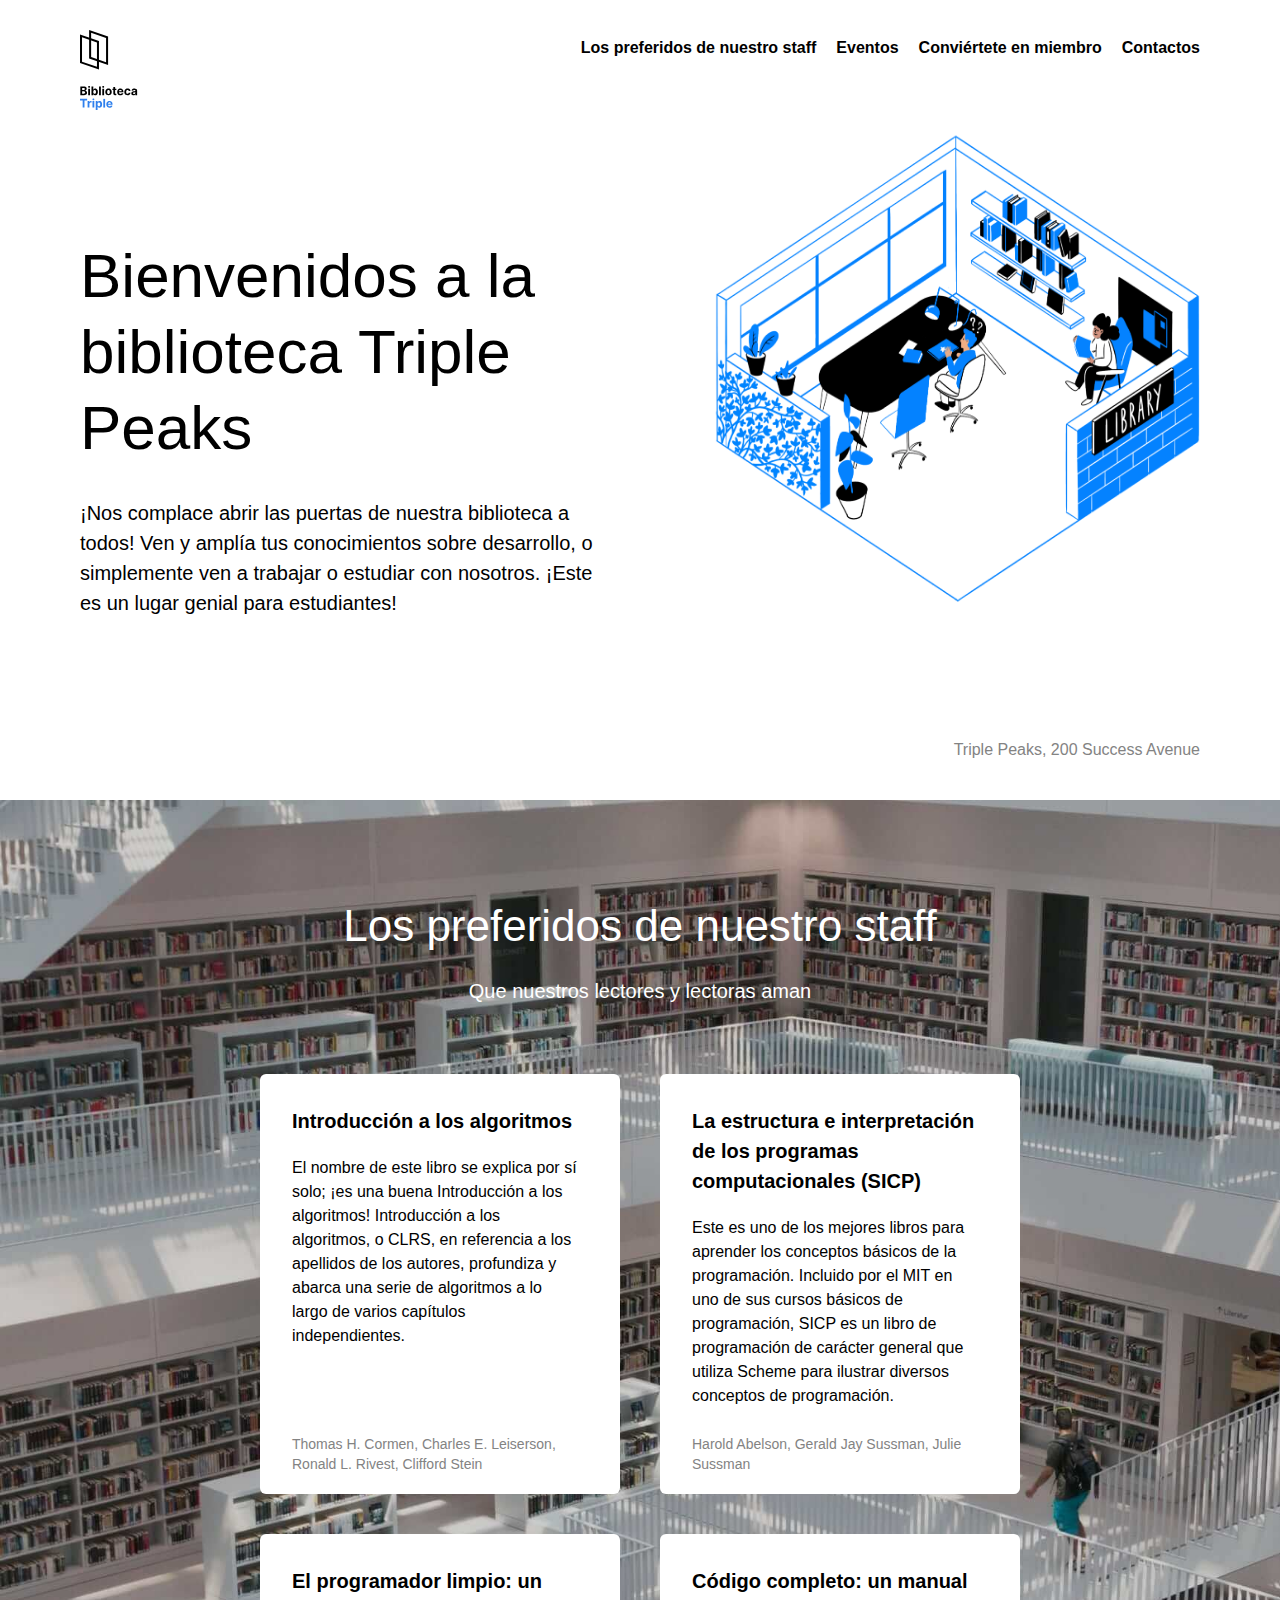
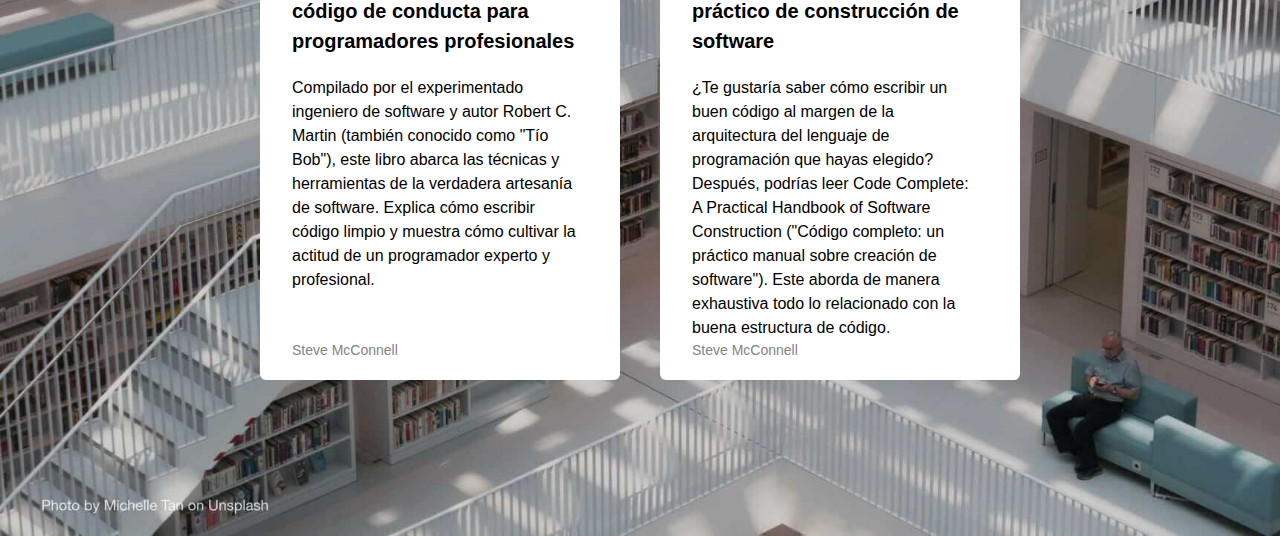
<file: web_project_2_EdgarCano/index.html>
<!DOCTYPE html>
<html lang="es">
  <head>
    <meta charset="UTF-8" />
    <meta name="viewport" content="width=device-width, initial-scale=1.0" />
    <title>Biblioteca Triple Peaks</title>
    <link rel="shortcut icon" href="favicon.ico" />
    <link rel="stylesheet" href="./vendor/normalize.css" />
    <link rel="stylesheet" href="./styles/style.css" />
  </head>

  <body>
    <div class="page">
      <header class="header">
        <nav class="nav">
          <img
            src="./images/logo.svg"
            alt="Logotipo de la Biblioteca Triple Peaks"
            class="nav__logo"
          />
          <ul class="nav__links">
            <li>
              <a href="#staff" class="nav__link"
                >Los preferidos de nuestro staff</a
              >
            </li>
            <li>
              <a class="nav__link">Eventos</a>
            </li>
            <li>
              <a class="nav__link">Conviértete en miembro</a>
            </li>
            <li>
              <a class="nav__link">Contactos</a>
            </li>
          </ul>
        </nav>
        <div class="header__content">
          <div>
            <h1 class="header__title">
              Bienvenidos a la biblioteca Triple Peaks
            </h1>
            <p class="header__description">
              ¡Nos complace abrir las puertas de nuestra biblioteca a todos! Ven
              y amplía tus conocimientos sobre desarrollo, o simplemente ven a
              trabajar o estudiar con nosotros. ¡Este es un lugar genial para
              estudiantes!
            </p>
          </div>
          <img
            src="./images/inside_the_library.png"
            alt="Ilustración 'Dentro de la biblioteca'"
            class="header__image"
          />
        </div>
        <div class="header__footer">
          <p class="header__address">Triple Peaks, 200 Success Avenue</p>
        </div>
      </header>
      <main class="content">
        <section class="staff" id="staff">
          <h2 class="staff__title">Los preferidos de nuestro staff</h2>
          <p class="staff__subtitle">Que nuestros lectores y lectoras aman</p>
          <ul class="staff__cards">
            <li class="card">
              <div class="card__content">
                <h3 class="card__title">Introducción a los algoritmos</h3>
                <p class="card__text">
                  El nombre de este libro se explica por sí solo; ¡es una buena
                  Introducción a los algoritmos! Introducción a los algoritmos,
                  o CLRS, en referencia a los apellidos de los autores,
                  profundiza y abarca una serie de algoritmos a lo largo de
                  varios capítulos independientes.
                </p>
                <p class="card__footer">
                  Thomas H. Cormen, Charles E. Leiserson, Ronald L. Rivest,
                  Clifford Stein
                </p>
              </div>
            </li>

            <li class="card">
              <div class="card__content">
                <h3 class="card__title">
                  La estructura e interpretación de los programas
                  computacionales (SICP)
                </h3>
                <p class="card__text">
                  Este es uno de los mejores libros para aprender los conceptos
                  básicos de la programación. Incluido por el MIT en uno de sus
                  cursos básicos de programación, SICP es un libro de
                  programación de carácter general que utiliza Scheme para
                  ilustrar diversos conceptos de programación.
                </p>
                <p class="card__footer">
                  Harold Abelson, Gerald Jay Sussman, Julie Sussman
                </p>
              </div>
            </li>

            <li class="card">
              <div class="card__content">
                <h3 class="card__title">
                  El programador limpio: un código de conducta para
                  programadores profesionales
                </h3>
                <p class="card__text">
                  Compilado por el experimentado ingeniero de software y autor
                  Robert C. Martin (también conocido como "Tío Bob"), este libro
                  abarca las técnicas y herramientas de la verdadera artesanía
                  de software. Explica cómo escribir código limpio y muestra
                  cómo cultivar la actitud de un programador experto y
                  profesional.
                </p>
                <p class="card__footer">Steve McConnell</p>
              </div>
            </li>

            <li class="card">
              <div class="card__content">
                <h3 class="card__title">
                  Código completo: un manual práctico de construcción de
                  software
                </h3>
                <p class="card__text">
                  ¿Te gustaría saber cómo escribir un buen código al margen de
                  la arquitectura del lenguaje de programación que hayas
                  elegido? Después, podrías leer Code Complete: A Practical
                  Handbook of Software Construction ("Código completo: un
                  práctico manual sobre creación de software"). Este aborda de
                  manera exhaustiva todo lo relacionado con la buena estructura
                  de código.
                </p>
                <p class="card__footer">Steve McConnell</p>
              </div>
            </li>
          </ul>
        </section>
      </main>
    </div>
  </body>
</html>
</file>
<file: web_project_2_EdgarCano/styles/style.css>
.page {
  /* Agrega las propiedades de la clase page aquí */
  min-width: 1100px;
  max-width: 1600px;
  width: 100%;
  margin: auto;
  font-family: Arial, sans-serif;
  font-size: 16px;
  line-height: 20px;
}

.header {
  display: flex;
  flex-direction: column;
  height: 100vh;
  min-height: 720px;
  max-height: 800px;
  padding: 30px 80px 40px;
  position: relative;
  box-sizing: border-box;
}

.nav {
  /* Agrega las propiedades flex aquí */
  display: flex;
  justify-content: space-between;
}

.nav__logo {
  width: 58px;
  height: 80px;
}

.nav__links {
  /* Restablece los estilos predeterminados de list aquí */
  display: flex;
  flex-direction: row;
  margin: 8px 0 0;
  column-gap: 20px;
  list-style-type: none;
  padding: 0;
}

.nav__link {
  color: #000000;
  text-decoration: none;
  font-weight: bold;
}

.header__content {
  /* Agrega las propiedades flex aquí */
  display: flex;
  justify-content: space-between;
}

.header__title {
  font-size: 62px;
  line-height: 76px;
  font-weight: 500;
  max-width: 635px;
  margin-top: 128px;
  margin-bottom: 0;
}

.header__description {
  font-size: 20px;
  line-height: 30px;
  max-width: 515px;
  margin-top: 32px;
  margin-bottom: 0;
}

.header__image {
  max-width: 636px;
  width: 500px;
  height: 500px;
}

.header__footer {
  margin-top: auto;
  width: 100%;
  display: flex;
  align-items: center;
  justify-content: flex-end;
  box-sizing: border-box;
}

.header__link {
  color: #2f80ed;
  text-decoration: none;
}

.header__address {
  margin: 0;
  color: #838383;
}

.staff {
  background-image: url("../images/staff_picks_background.jpg");
  padding: 100px 0 140px;
  background-size: cover;
  display: flex;
  flex-direction: column;
  align-items: center;
}

.staff__title {
  text-align: center;
  font-size: 44px;
  line-height: 52px;
  font-weight: 400;
  margin: 0 0 24px;
  color: #ffffff;
}

.staff__subtitle {
  text-align: center;
  font-size: 20px;
  line-height: 30px;
  font-weight: 400;
  margin: 0;
  color: #ffffff;
}

/* Agrega la regla CSS para tu nueva clase aquí. Asegúrate de colocarlo antes de .card:, los padres deben preceder a sus hijos */
.staff__cards {
  width: 100%;
  max-width: 1100px;
  margin-top: 68px;
  list-style-type: none;
  display: flex;
  justify-content: center;
  gap: 40px;
  flex-wrap: wrap;
  padding-left: 0;
}

.card {
  background-color: #fff;
  border-radius: 6px;
  padding: 32px 40px 20px 32px;
  box-sizing: border-box;
  min-height: 420px;
  height: auto;
  width: 360px;
}

.card__content {
  width: 100%;
  height: 100%;
  display: flex;
  flex-direction: column;
}

.card__title {
  font-size: 20px;
  line-height: 30px;
  font-weight: 700;
  margin: 0;
}

.card__text {
  margin: 20px 0 0;
  font-size: 16px;
  line-height: 24px;
}

.card__footer {
  margin: 0;
  font-size: 14px;
  line-height: 20px;
  color: #838383;
  margin-top: auto;
}
</file>
